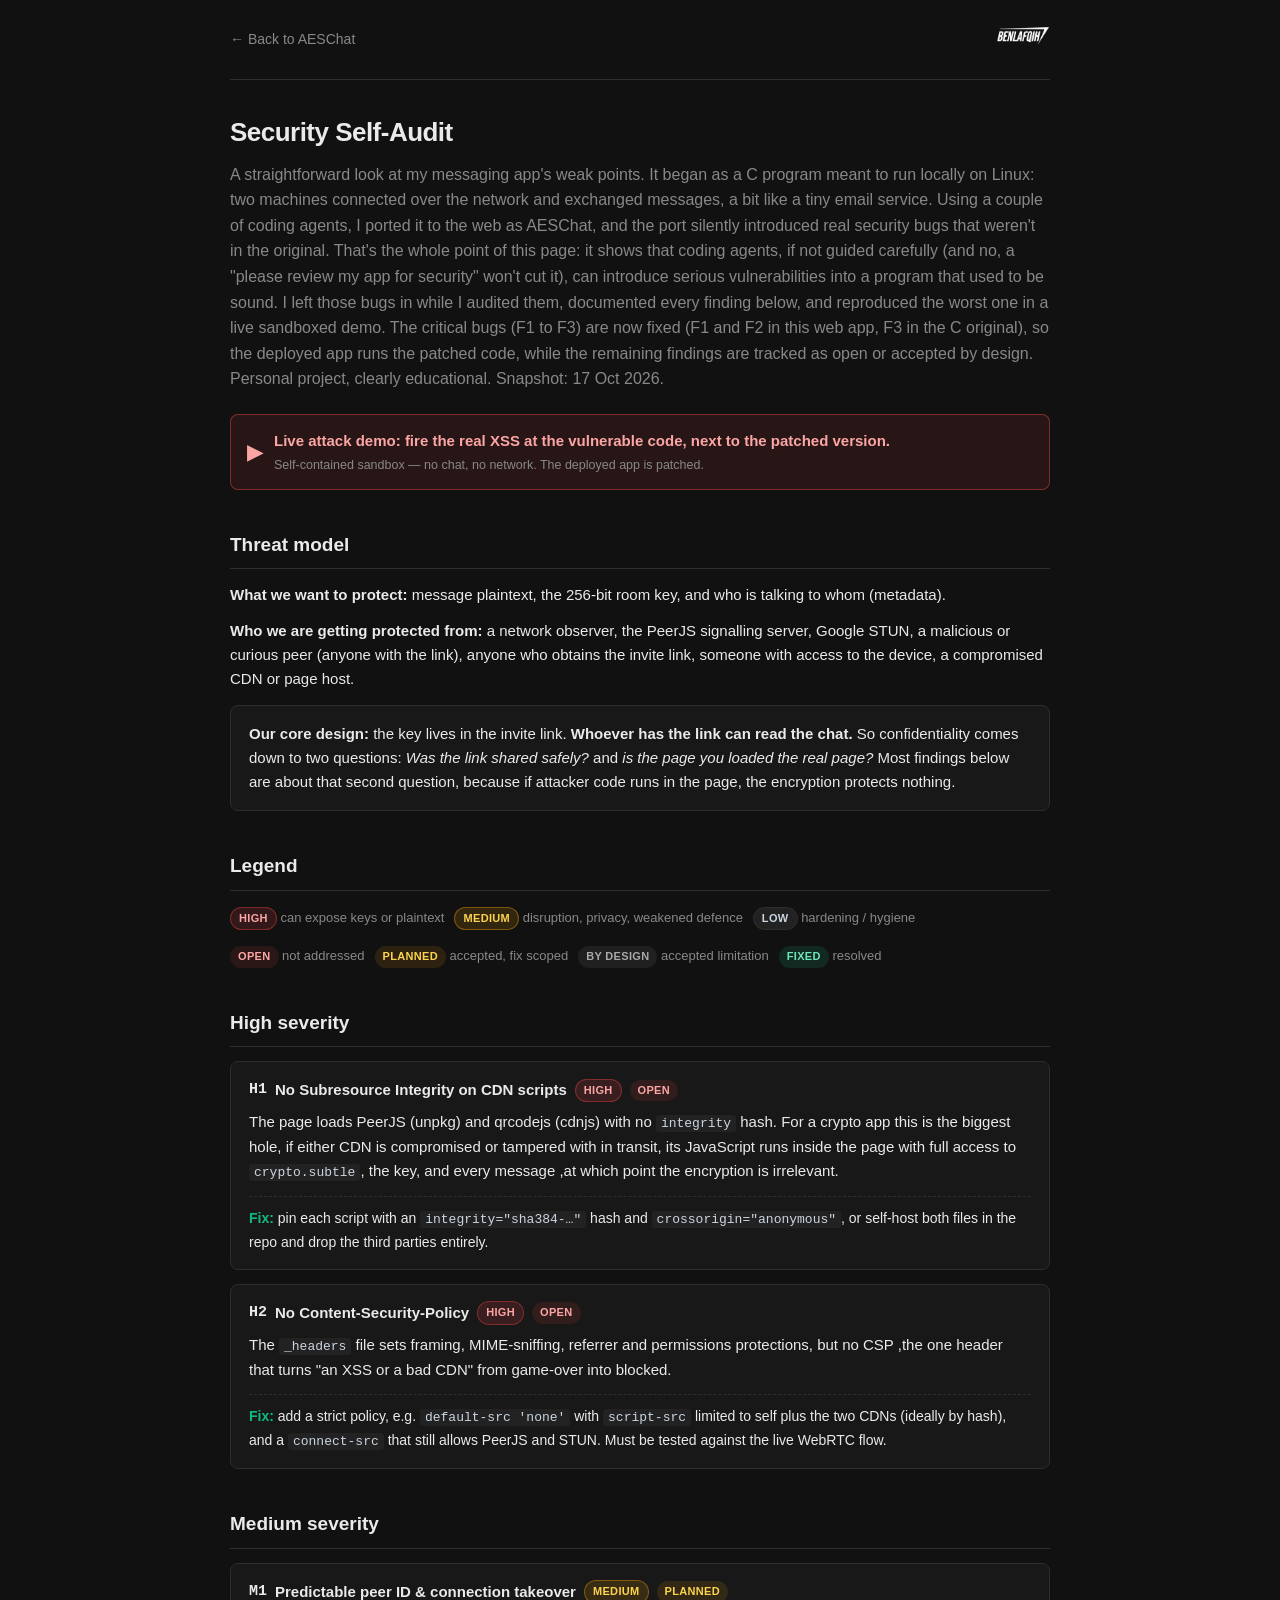
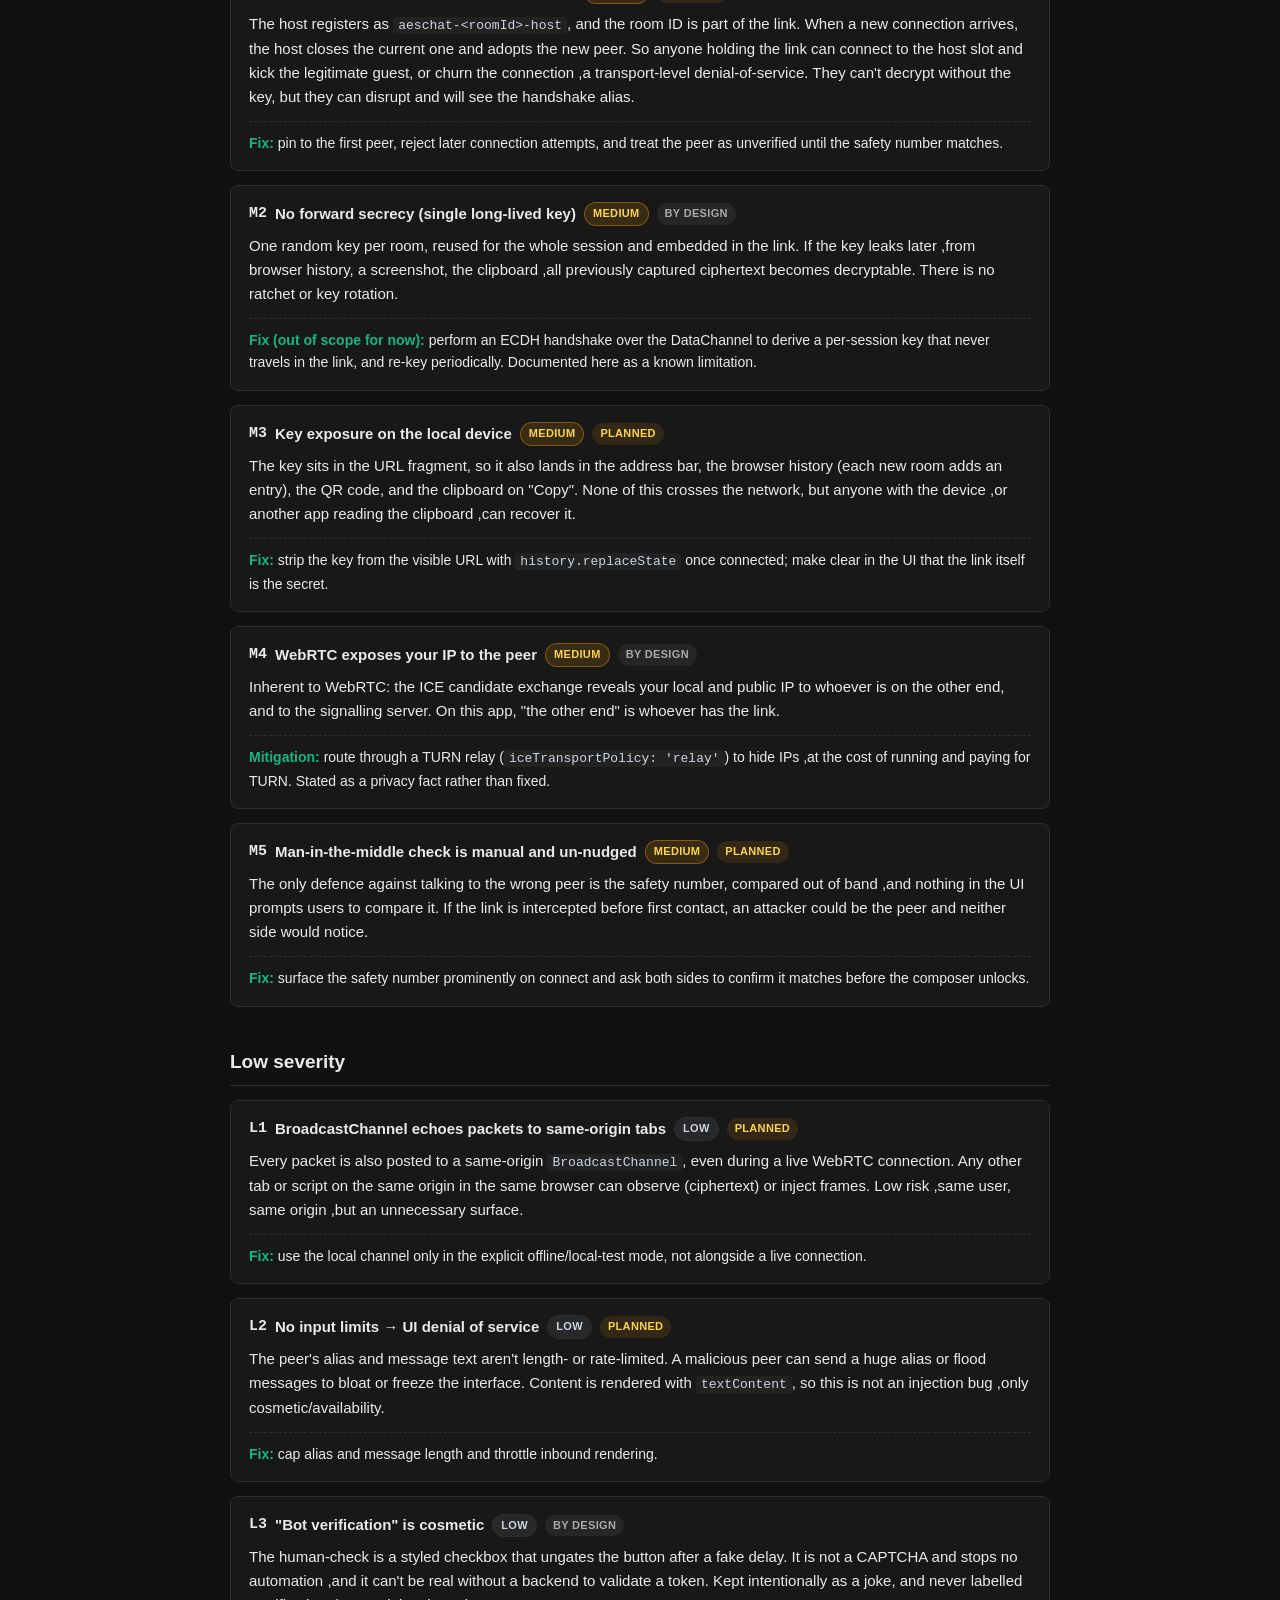
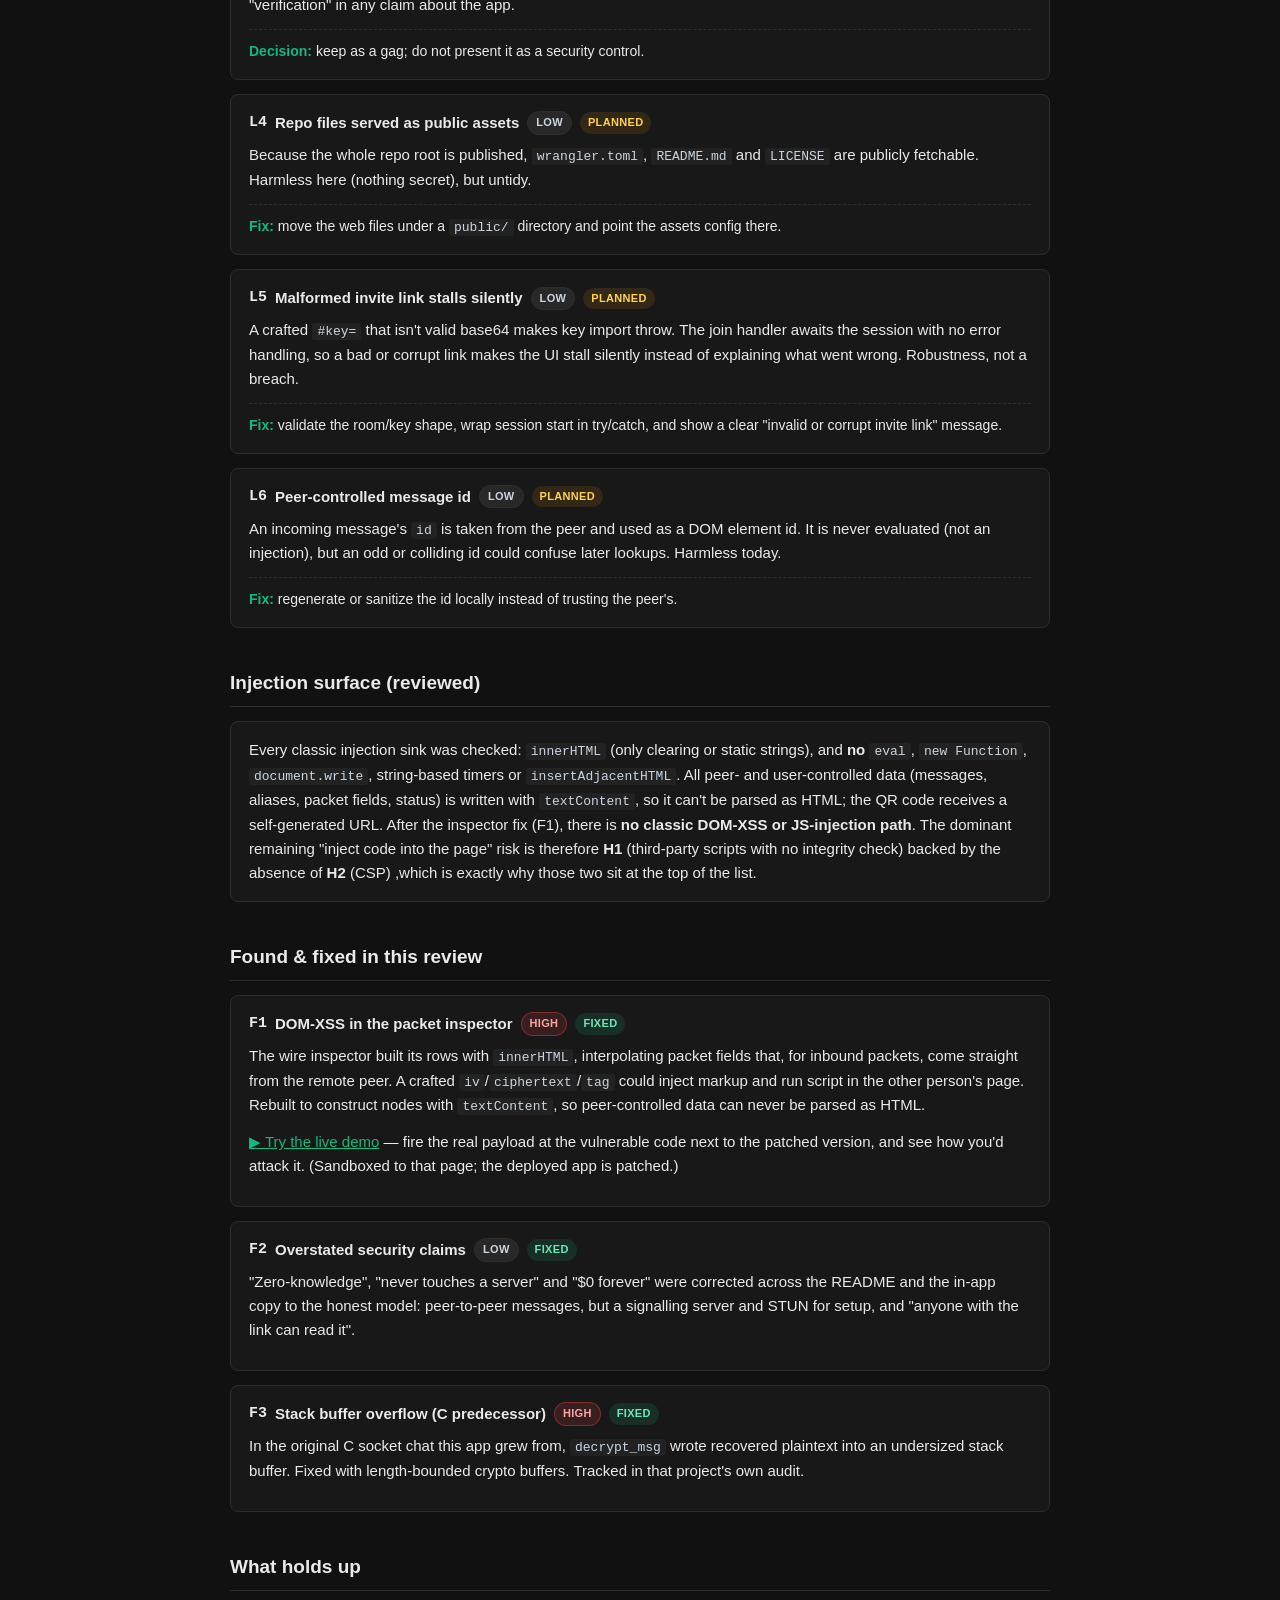
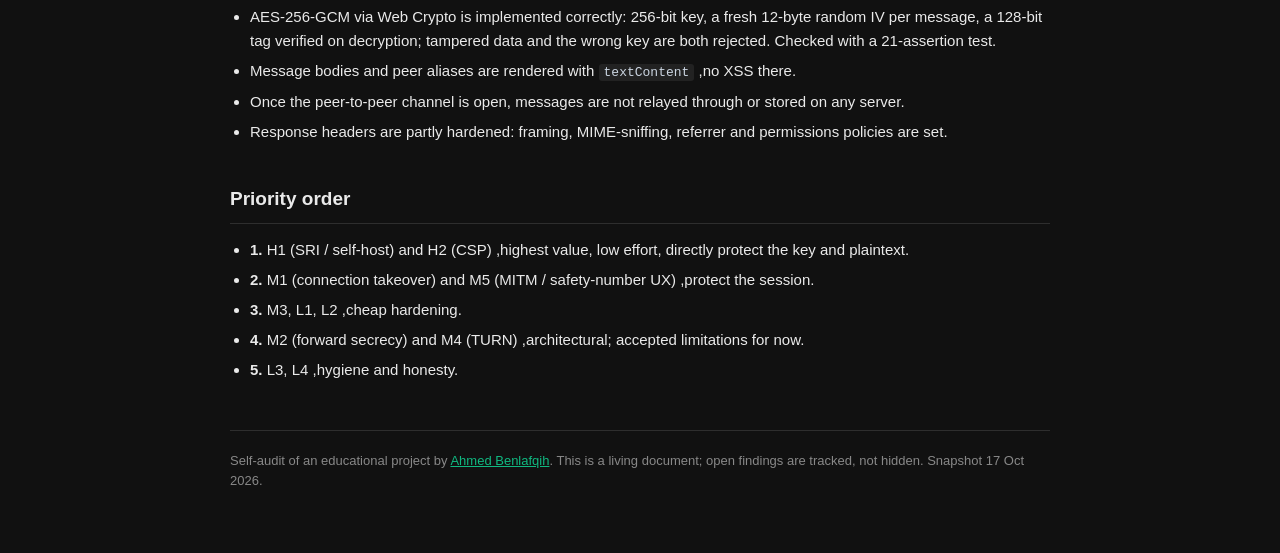
<file: security.html>
<!DOCTYPE html>
<html lang="en">
<head>
  <meta charset="UTF-8">
  <meta name="viewport" content="width=device-width, initial-scale=1.0">
  <title>AESChat - Security Self-Audit</title>
  <link rel="icon" href="/favicon.ico">
  <style>
    :root {
      --bg: #111111; --surface: #181818; --surface-alt: #222222; --border: #2e2e2e;
      --text: #eaeaea; --text-muted: #888888; --accent: #10b981; --accent-hover: #059669;
      --danger: #ef4444; --warn: #f59e0b; --ok: #10b981;
    }
    * { box-sizing: border-box; margin: 0; padding: 0; }
    body {
      font-family: -apple-system, BlinkMacSystemFont, "Segoe UI", Roboto, Helvetica, Arial, sans-serif;
      background: var(--bg); color: var(--text); font-size: 15px; line-height: 1.6;
      padding: 0 16px 80px;
    }
    .wrap { max-width: 820px; margin: 0 auto; }
    header.top {
      display: flex; align-items: center; justify-content: space-between; gap: 12px;
      padding: 16px 0; border-bottom: 1px solid var(--border); margin-bottom: 32px;
      position: sticky; top: 0; background: var(--bg); z-index: 5;
    }
    header.top .back { color: var(--text-muted); text-decoration: none; font-size: 14px; }
    header.top .back:hover { color: var(--text); }
    header.top img { height: 40px; width: auto; }
    h1 { font-size: 26px; margin: 24px 0 8px; letter-spacing: -0.02em; }
    h2 { font-size: 19px; margin: 40px 0 14px; padding-bottom: 8px; border-bottom: 1px solid var(--border); }
    h3 { font-size: 16px; margin: 0 0 6px; }
    p { margin: 0 0 12px; }
    a { color: var(--accent); }
    code {
      font-family: "SF Mono", Menlo, Consolas, monospace; font-size: 13px;
      background: var(--surface-alt); padding: 1px 5px; border-radius: 3px; color: #cbd5e1;
    }
    .lede { color: var(--text-muted); font-size: 16px; }
    .callout {
      background: var(--surface); border: 1px solid var(--border); border-left: 3px solid var(--accent);
      border-radius: 6px; padding: 14px 16px; margin: 16px 0;
    }
    .demo-cta {
      display: flex; align-items: center; gap: 12px;
      background: rgba(239,68,68,0.1); border: 1px solid rgba(239,68,68,0.45); color: #fca5a5;
      border-radius: 8px; padding: 14px 16px; margin: 22px 0; text-decoration: none; font-weight: 600;
    }
    .demo-cta:hover { background: rgba(239,68,68,0.16); }
    .demo-cta .play { font-size: 20px; line-height: 1; }
    .demo-cta small { display: block; font-weight: 400; color: var(--text-muted); margin-top: 2px; }
    .legend { display: flex; flex-wrap: wrap; gap: 10px; margin: 16px 0 8px; font-size: 13px; color: var(--text-muted); }
    .tag {
      display: inline-block; font-size: 11px; font-weight: 700; letter-spacing: 0.03em;
      padding: 2px 8px; border-radius: 999px; text-transform: uppercase;
    }
    .sev-high { background: rgba(239,68,68,0.15); color: #fca5a5; border: 1px solid rgba(239,68,68,0.4); }
    .sev-med  { background: rgba(245,158,11,0.15); color: #fcd34d; border: 1px solid rgba(245,158,11,0.4); }
    .sev-low  { background: rgba(136,136,136,0.15); color: #cbd5e1; border: 1px solid var(--border); }
    .st-open    { background: rgba(239,68,68,0.12); color: #fca5a5; }
    .st-planned { background: rgba(245,158,11,0.12); color: #fcd34d; }
    .st-wontfix { background: rgba(136,136,136,0.12); color: #aaa; }
    .st-fixed   { background: rgba(16,185,129,0.14); color: #6ee7b7; }
    .finding {
      background: var(--surface); border: 1px solid var(--border); border-radius: 8px;
      padding: 16px 18px; margin: 14px 0;
    }
    .finding .head { display: flex; flex-wrap: wrap; align-items: center; gap: 8px; margin-bottom: 8px; }
    .finding .id { font-family: "SF Mono", Menlo, monospace; font-weight: 700; color: var(--text); }
    .finding .label { color: var(--text); font-weight: 600; }
    .finding .fix { margin-top: 10px; padding-top: 10px; border-top: 1px dashed var(--border); font-size: 14px; }
    .finding .fix b { color: var(--accent); }
    ul { margin: 0 0 12px 20px; }
    li { margin-bottom: 6px; }
    .foot { margin-top: 48px; padding-top: 20px; border-top: 1px solid var(--border); color: var(--text-muted); font-size: 13px; }
    @media (max-width: 600px) { body { font-size: 14px; } h1 { font-size: 22px; } }
  </style>
</head>
<body>
  <div class="wrap">
    <header class="top">
      <a href="index.html" class="back">&larr; Back to AESChat</a>
      <a href="https://benlafqih.com" target="_blank" rel="noopener noreferrer" title="benlafqih.com">
        <img src="White-removebg-preview.png" alt="Benlafqih">
      </a>
    </header>

    <h1>Security Self-Audit</h1>
    <p class="lede">A straightforward look at my messaging app's weak points. It began as a C program meant to run locally on Linux: two machines connected over the network and exchanged messages, a bit like a tiny email service. Using a couple of coding agents, I ported it to the web as AESChat, and the port silently introduced real security bugs that weren't in the original. That's the whole point of this page: it shows that coding agents, if not guided carefully (and no, a "please review my app for security" won't cut it), can introduce serious vulnerabilities into a program that used to be sound. I left those bugs in while I audited them, documented every finding below, and reproduced the worst one in a live sandboxed demo. The critical bugs (F1 to F3) are now fixed (F1 and F2 in this web app, F3 in the C original), so the deployed app runs the patched code, while the remaining findings are tracked as open or accepted by design. Personal project, clearly educational. Snapshot: 17 Oct 2026.</p>

    <a href="vuln-demo.html" class="demo-cta">
      <span class="play">&#9654;</span>
      <span>Live attack demo: fire the real XSS at the vulnerable code, next to the patched version.
        <small>Self-contained sandbox — no chat, no network. The deployed app is patched.</small></span>
    </a>

    <h2>Threat model</h2>
    <p><strong>What we want to protect:</strong> message plaintext, the 256-bit room key, and who is talking to whom (metadata).</p>
    <p><strong>Who we are getting protected from:</strong> a network observer, the PeerJS signalling server, Google STUN, a malicious or curious peer (anyone with the link), anyone who obtains the invite link, someone with access to the device, a compromised CDN or page host.</p>
    <div class="finding">
      <strong>Our core design:</strong> the key lives in the invite link. <strong>Whoever has the link can read the chat.</strong> So confidentiality comes down to two questions: <em>Was the link shared safely?</em> and <em>is the page you loaded the real page?</em> Most findings below are about that second question, because if attacker code runs in the page, the encryption protects nothing.
    </div>

    <h2>Legend</h2>
    <div class="legend">
      <span><span class="tag sev-high">High</span> can expose keys or plaintext</span>
      <span><span class="tag sev-med">Medium</span> disruption, privacy, weakened defence</span>
      <span><span class="tag sev-low">Low</span> hardening / hygiene</span>
    </div>
    <div class="legend">
      <span><span class="tag st-open">Open</span> not addressed</span>
      <span><span class="tag st-planned">Planned</span> accepted, fix scoped</span>
      <span><span class="tag st-wontfix">By design</span> accepted limitation</span>
      <span><span class="tag st-fixed">Fixed</span> resolved</span>
    </div>

    <h2>High severity</h2>

    <div class="finding">
      <div class="head"><span class="id">H1</span><span class="label">No Subresource Integrity on CDN scripts</span><span class="tag sev-high">High</span><span class="tag st-open">Open</span></div>
      <p>The page loads PeerJS (unpkg) and qrcodejs (cdnjs) with no <code>integrity</code> hash. For a crypto app this is the biggest hole, if either CDN is compromised or tampered with in transit, its JavaScript runs inside the page with full access to <code>crypto.subtle</code>, the key, and every message ,at which point the encryption is irrelevant.</p>
      <div class="fix"><b>Fix:</b> pin each script with an <code>integrity="sha384-…"</code> hash and <code>crossorigin="anonymous"</code>, or self-host both files in the repo and drop the third parties entirely.</div>
    </div>

    <div class="finding">
      <div class="head"><span class="id">H2</span><span class="label">No Content-Security-Policy</span><span class="tag sev-high">High</span><span class="tag st-open">Open</span></div>
      <p>The <code>_headers</code> file sets framing, MIME-sniffing, referrer and permissions protections, but no CSP ,the one header that turns "an XSS or a bad CDN" from game-over into blocked.</p>
      <div class="fix"><b>Fix:</b> add a strict policy, e.g. <code>default-src 'none'</code> with <code>script-src</code> limited to self plus the two CDNs (ideally by hash), and a <code>connect-src</code> that still allows PeerJS and STUN. Must be tested against the live WebRTC flow.</div>
    </div>

    <h2>Medium severity</h2>

    <div class="finding">
      <div class="head"><span class="id">M1</span><span class="label">Predictable peer ID &amp; connection takeover</span><span class="tag sev-med">Medium</span><span class="tag st-planned">Planned</span></div>
      <p>The host registers as <code>aeschat-&lt;roomId&gt;-host</code>, and the room ID is part of the link. When a new connection arrives, the host closes the current one and adopts the new peer. So anyone holding the link can connect to the host slot and kick the legitimate guest, or churn the connection ,a transport-level denial-of-service. They can't decrypt without the key, but they can disrupt and will see the handshake alias.</p>
      <div class="fix"><b>Fix:</b> pin to the first peer, reject later connection attempts, and treat the peer as unverified until the safety number matches.</div>
    </div>

    <div class="finding">
      <div class="head"><span class="id">M2</span><span class="label">No forward secrecy (single long-lived key)</span><span class="tag sev-med">Medium</span><span class="tag st-wontfix">By design</span></div>
      <p>One random key per room, reused for the whole session and embedded in the link. If the key leaks later ,from browser history, a screenshot, the clipboard ,all previously captured ciphertext becomes decryptable. There is no ratchet or key rotation.</p>
      <div class="fix"><b>Fix (out of scope for now):</b> perform an ECDH handshake over the DataChannel to derive a per-session key that never travels in the link, and re-key periodically. Documented here as a known limitation.</div>
    </div>

    <div class="finding">
      <div class="head"><span class="id">M3</span><span class="label">Key exposure on the local device</span><span class="tag sev-med">Medium</span><span class="tag st-planned">Planned</span></div>
      <p>The key sits in the URL fragment, so it also lands in the address bar, the browser history (each new room adds an entry), the QR code, and the clipboard on "Copy". None of this crosses the network, but anyone with the device ,or another app reading the clipboard ,can recover it.</p>
      <div class="fix"><b>Fix:</b> strip the key from the visible URL with <code>history.replaceState</code> once connected; make clear in the UI that the link itself is the secret.</div>
    </div>

    <div class="finding">
      <div class="head"><span class="id">M4</span><span class="label">WebRTC exposes your IP to the peer</span><span class="tag sev-med">Medium</span><span class="tag st-wontfix">By design</span></div>
      <p>Inherent to WebRTC: the ICE candidate exchange reveals your local and public IP to whoever is on the other end, and to the signalling server. On this app, "the other end" is whoever has the link.</p>
      <div class="fix"><b>Mitigation:</b> route through a TURN relay (<code>iceTransportPolicy: 'relay'</code>) to hide IPs ,at the cost of running and paying for TURN. Stated as a privacy fact rather than fixed.</div>
    </div>

    <div class="finding">
      <div class="head"><span class="id">M5</span><span class="label">Man-in-the-middle check is manual and un-nudged</span><span class="tag sev-med">Medium</span><span class="tag st-planned">Planned</span></div>
      <p>The only defence against talking to the wrong peer is the safety number, compared out of band ,and nothing in the UI prompts users to compare it. If the link is intercepted before first contact, an attacker could be the peer and neither side would notice.</p>
      <div class="fix"><b>Fix:</b> surface the safety number prominently on connect and ask both sides to confirm it matches before the composer unlocks.</div>
    </div>

    <h2>Low severity</h2>

    <div class="finding">
      <div class="head"><span class="id">L1</span><span class="label">BroadcastChannel echoes packets to same-origin tabs</span><span class="tag sev-low">Low</span><span class="tag st-planned">Planned</span></div>
      <p>Every packet is also posted to a same-origin <code>BroadcastChannel</code>, even during a live WebRTC connection. Any other tab or script on the same origin in the same browser can observe (ciphertext) or inject frames. Low risk ,same user, same origin ,but an unnecessary surface.</p>
      <div class="fix"><b>Fix:</b> use the local channel only in the explicit offline/local-test mode, not alongside a live connection.</div>
    </div>

    <div class="finding">
      <div class="head"><span class="id">L2</span><span class="label">No input limits → UI denial of service</span><span class="tag sev-low">Low</span><span class="tag st-planned">Planned</span></div>
      <p>The peer's alias and message text aren't length- or rate-limited. A malicious peer can send a huge alias or flood messages to bloat or freeze the interface. Content is rendered with <code>textContent</code>, so this is not an injection bug ,only cosmetic/availability.</p>
      <div class="fix"><b>Fix:</b> cap alias and message length and throttle inbound rendering.</div>
    </div>

    <div class="finding">
      <div class="head"><span class="id">L3</span><span class="label">"Bot verification" is cosmetic</span><span class="tag sev-low">Low</span><span class="tag st-wontfix">By design</span></div>
      <p>The human-check is a styled checkbox that ungates the button after a fake delay. It is not a CAPTCHA and stops no automation ,and it can't be real without a backend to validate a token. Kept intentionally as a joke, and never labelled "verification" in any claim about the app.</p>
      <div class="fix"><b>Decision:</b> keep as a gag; do not present it as a security control.</div>
    </div>

    <div class="finding">
      <div class="head"><span class="id">L4</span><span class="label">Repo files served as public assets</span><span class="tag sev-low">Low</span><span class="tag st-planned">Planned</span></div>
      <p>Because the whole repo root is published, <code>wrangler.toml</code>, <code>README.md</code> and <code>LICENSE</code> are publicly fetchable. Harmless here (nothing secret), but untidy.</p>
      <div class="fix"><b>Fix:</b> move the web files under a <code>public/</code> directory and point the assets config there.</div>
    </div>

    <div class="finding">
      <div class="head"><span class="id">L5</span><span class="label">Malformed invite link stalls silently</span><span class="tag sev-low">Low</span><span class="tag st-planned">Planned</span></div>
      <p>A crafted <code>#key=</code> that isn't valid base64 makes key import throw. The join handler awaits the session with no error handling, so a bad or corrupt link makes the UI stall silently instead of explaining what went wrong. Robustness, not a breach.</p>
      <div class="fix"><b>Fix:</b> validate the room/key shape, wrap session start in try/catch, and show a clear "invalid or corrupt invite link" message.</div>
    </div>

    <div class="finding">
      <div class="head"><span class="id">L6</span><span class="label">Peer-controlled message id</span><span class="tag sev-low">Low</span><span class="tag st-planned">Planned</span></div>
      <p>An incoming message's <code>id</code> is taken from the peer and used as a DOM element id. It is never evaluated (not an injection), but an odd or colliding id could confuse later lookups. Harmless today.</p>
      <div class="fix"><b>Fix:</b> regenerate or sanitize the id locally instead of trusting the peer's.</div>
    </div>

    <h2>Injection surface (reviewed)</h2>
    <div class="finding">
      Every classic injection sink was checked: <code>innerHTML</code> (only clearing or static strings), and <strong>no</strong> <code>eval</code>, <code>new&nbsp;Function</code>, <code>document.write</code>, string-based timers or <code>insertAdjacentHTML</code>. All peer- and user-controlled data (messages, aliases, packet fields, status) is written with <code>textContent</code>, so it can't be parsed as HTML; the QR code receives a self-generated URL. After the inspector fix (F1), there is <strong>no classic DOM-XSS or JS-injection path</strong>. The dominant remaining "inject code into the page" risk is therefore <strong>H1</strong> (third-party scripts with no integrity check) backed by the absence of <strong>H2</strong> (CSP) ,which is exactly why those two sit at the top of the list.
    </div>

    <h2>Found &amp; fixed in this review</h2>
    <div class="finding">
      <div class="head"><span class="id">F1</span><span class="label">DOM-XSS in the packet inspector</span><span class="tag sev-high">High</span><span class="tag st-fixed">Fixed</span></div>
      <p>The wire inspector built its rows with <code>innerHTML</code>, interpolating packet fields that, for inbound packets, come straight from the remote peer. A crafted <code>iv</code>/<code>ciphertext</code>/<code>tag</code> could inject markup and run script in the other person's page. Rebuilt to construct nodes with <code>textContent</code>, so peer-controlled data can never be parsed as HTML.</p>
      <p><a href="vuln-demo.html">&#9654; Try the live demo</a> — fire the real payload at the vulnerable code next to the patched version, and see how you'd attack it. (Sandboxed to that page; the deployed app is patched.)</p>
    </div>
    <div class="finding">
      <div class="head"><span class="id">F2</span><span class="label">Overstated security claims</span><span class="tag sev-low">Low</span><span class="tag st-fixed">Fixed</span></div>
      <p>"Zero-knowledge", "never touches a server" and "$0 forever" were corrected across the README and the in-app copy to the honest model: peer-to-peer messages, but a signalling server and STUN for setup, and "anyone with the link can read it".</p>
    </div>
    <div class="finding">
      <div class="head"><span class="id">F3</span><span class="label">Stack buffer overflow (C predecessor)</span><span class="tag sev-high">High</span><span class="tag st-fixed">Fixed</span></div>
      <p>In the original C socket chat this app grew from, <code>decrypt_msg</code> wrote recovered plaintext into an undersized stack buffer. Fixed with length-bounded crypto buffers. Tracked in that project's own audit.</p>
    </div>

    <h2>What holds up</h2>
    <ul>
      <li>AES-256-GCM via Web Crypto is implemented correctly: 256-bit key, a fresh 12-byte random IV per message, a 128-bit tag verified on decryption; tampered data and the wrong key are both rejected. Checked with a 21-assertion test.</li>
      <li>Message bodies and peer aliases are rendered with <code>textContent</code> ,no XSS there.</li>
      <li>Once the peer-to-peer channel is open, messages are not relayed through or stored on any server.</li>
      <li>Response headers are partly hardened: framing, MIME-sniffing, referrer and permissions policies are set.</li>
    </ul>

    <h2>Priority order</h2>
    <ul>
      <li><strong>1.</strong> H1 (SRI / self-host) and H2 (CSP) ,highest value, low effort, directly protect the key and plaintext.</li>
      <li><strong>2.</strong> M1 (connection takeover) and M5 (MITM / safety-number UX) ,protect the session.</li>
      <li><strong>3.</strong> M3, L1, L2 ,cheap hardening.</li>
      <li><strong>4.</strong> M2 (forward secrecy) and M4 (TURN) ,architectural; accepted limitations for now.</li>
      <li><strong>5.</strong> L3, L4 ,hygiene and honesty.</li>
    </ul>

    <div class="foot">
      Self-audit of an educational project by <a href="https://benlafqih.com" target="_blank" rel="noopener noreferrer">Ahmed Benlafqih</a>. This is a living document; open findings are tracked, not hidden. Snapshot 17 Oct 2026.
    </div>
  </div>
</body>
</html>
</file>
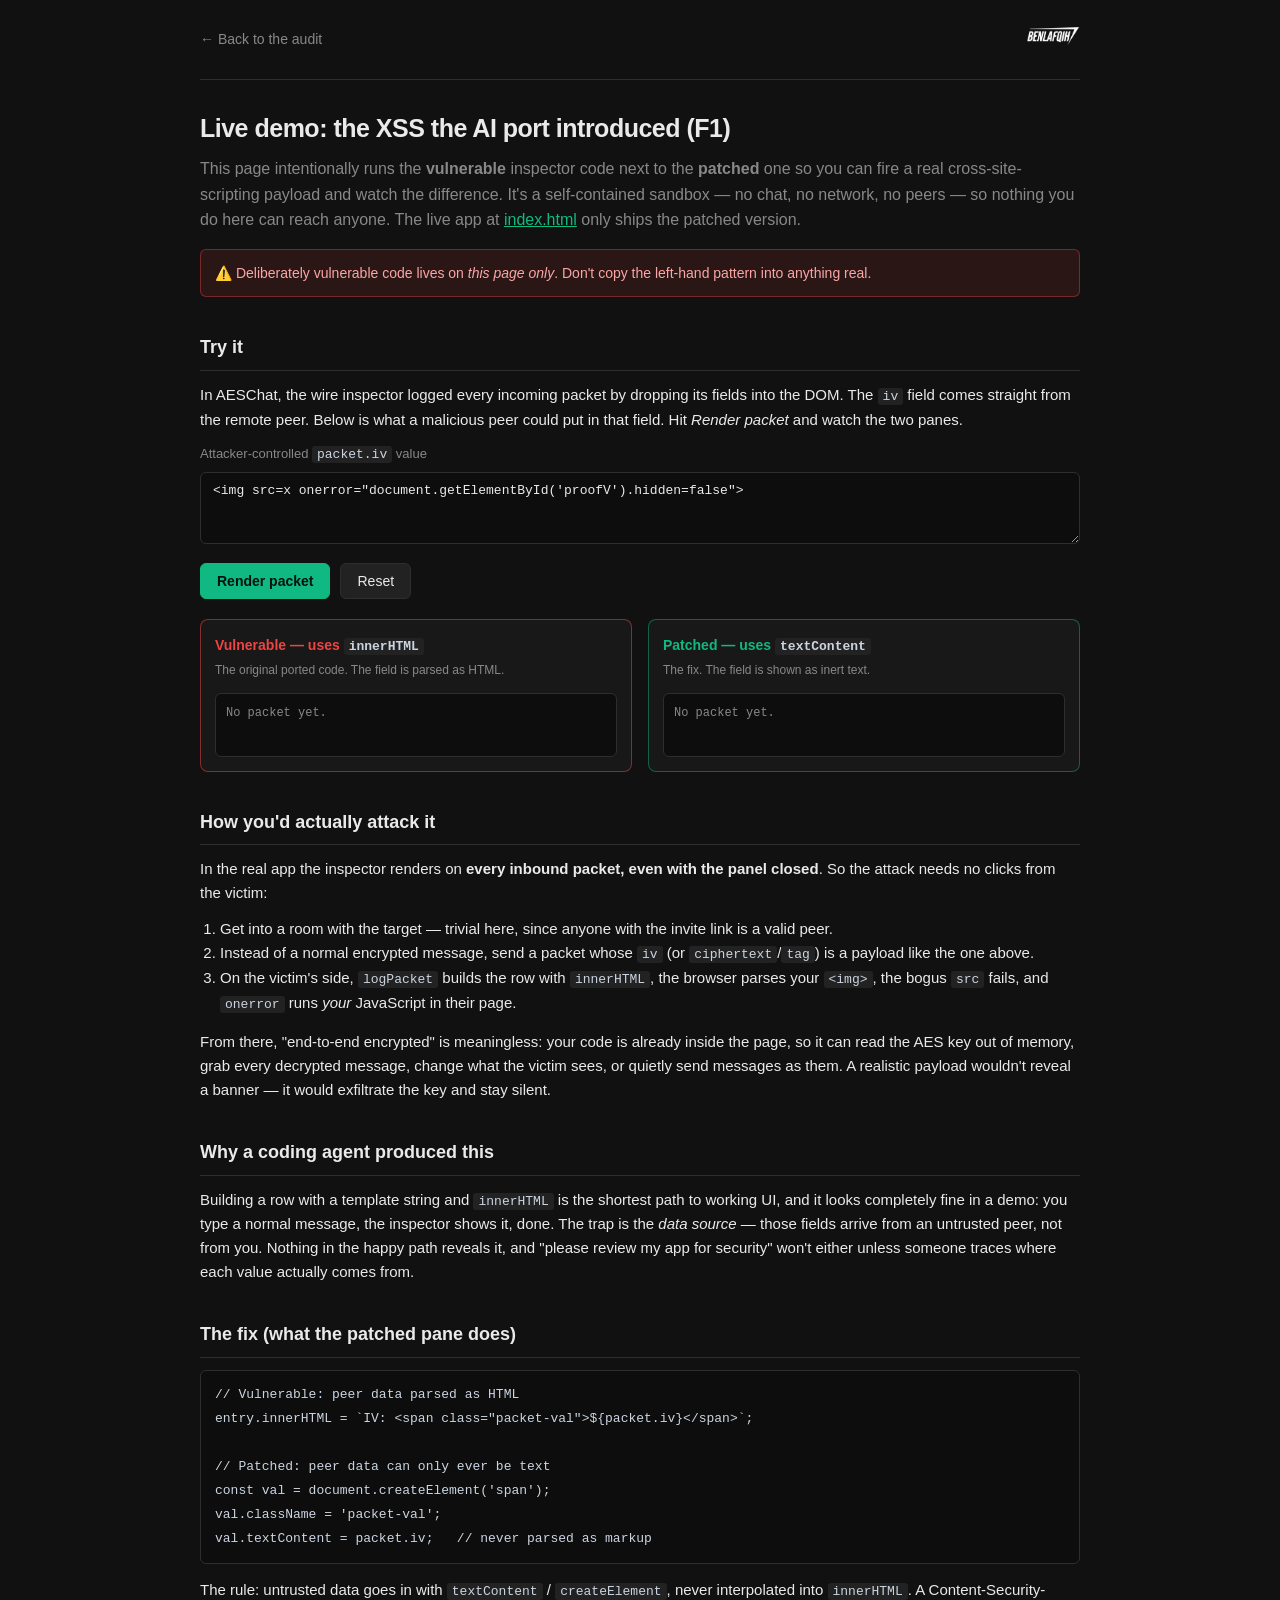
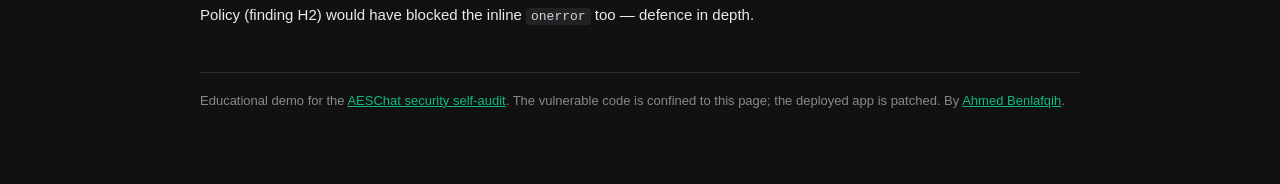
<file: vuln-demo.html>
<!DOCTYPE html>
<html lang="en">
<head>
  <meta charset="UTF-8">
  <meta name="viewport" content="width=device-width, initial-scale=1.0">
  <title>AESChat — XSS Demo (vulnerable vs patched)</title>
  <link rel="icon" href="/favicon.ico">
  <style>
    :root {
      --bg: #111111; --surface: #181818; --surface-alt: #222222; --border: #2e2e2e;
      --text: #eaeaea; --text-muted: #888888; --accent: #10b981; --danger: #ef4444;
    }
    * { box-sizing: border-box; margin: 0; padding: 0; }
    body {
      font-family: -apple-system, BlinkMacSystemFont, "Segoe UI", Roboto, Helvetica, Arial, sans-serif;
      background: var(--bg); color: var(--text); font-size: 15px; line-height: 1.6; padding: 0 16px 80px;
    }
    .wrap { max-width: 880px; margin: 0 auto; }
    header.top {
      display: flex; align-items: center; justify-content: space-between; gap: 12px;
      padding: 16px 0; border-bottom: 1px solid var(--border); margin-bottom: 28px;
    }
    header.top .back { color: var(--text-muted); text-decoration: none; font-size: 14px; }
    header.top .back:hover { color: var(--text); }
    header.top img { height: 40px; width: auto; }
    h1 { font-size: 25px; margin: 20px 0 8px; letter-spacing: -0.02em; }
    h2 { font-size: 18px; margin: 36px 0 12px; padding-bottom: 8px; border-bottom: 1px solid var(--border); }
    p { margin: 0 0 12px; }
    a { color: var(--accent); }
    code { font-family: "SF Mono", Menlo, Consolas, monospace; font-size: 13px; background: var(--surface-alt); padding: 1px 5px; border-radius: 3px; color: #cbd5e1; }
    pre { background: #0d0d0d; border: 1px solid var(--border); border-radius: 6px; padding: 12px 14px; overflow-x: auto; margin: 0 0 14px; }
    pre code { background: none; padding: 0; color: #cbd5e1; }
    .lede { color: var(--text-muted); font-size: 16px; }
    .warnbar { background: rgba(239,68,68,0.12); border: 1px solid rgba(239,68,68,0.4); color: #fca5a5; border-radius: 6px; padding: 12px 14px; margin: 16px 0; font-size: 14px; }
    .okbar { background: rgba(16,185,129,0.1); border: 1px solid rgba(16,185,129,0.35); color: #6ee7b7; border-radius: 6px; padding: 12px 14px; margin: 16px 0; font-size: 14px; }
    label { display: block; font-size: 13px; color: var(--text-muted); margin-bottom: 6px; }
    textarea {
      width: 100%; min-height: 72px; background: #0d0d0d; color: var(--text); border: 1px solid var(--border);
      border-radius: 6px; padding: 10px 12px; font-family: "SF Mono", Menlo, Consolas, monospace; font-size: 13px; resize: vertical;
    }
    .controls { display: flex; gap: 10px; flex-wrap: wrap; margin: 12px 0 20px; }
    button {
      background: var(--surface-alt); color: var(--text); border: 1px solid var(--border); border-radius: 6px;
      padding: 9px 16px; font-size: 14px; cursor: pointer;
    }
    button.primary { background: var(--accent); border-color: var(--accent); color: #04120c; font-weight: 600; }
    button:hover { filter: brightness(1.1); }
    .panes { display: grid; grid-template-columns: 1fr 1fr; gap: 16px; }
    @media (max-width: 640px) { .panes { grid-template-columns: 1fr; } }
    .pane { background: var(--surface); border: 1px solid var(--border); border-radius: 8px; padding: 14px; }
    .pane.vuln { border-color: rgba(239,68,68,0.5); }
    .pane.safe { border-color: rgba(16,185,129,0.45); }
    .pane h3 { font-size: 14px; margin-bottom: 4px; }
    .pane .sub { font-size: 12px; color: var(--text-muted); margin-bottom: 12px; }
    .inspector { background: #0d0d0d; border: 1px solid var(--border); border-radius: 6px; padding: 10px; min-height: 64px; font-family: "SF Mono", Menlo, monospace; font-size: 12px; word-break: break-all; }
    .packet-val { color: #cbd5e1; }
    .proof { margin-top: 10px; background: var(--danger); color: #fff; font-weight: 700; padding: 8px 10px; border-radius: 6px; font-size: 13px; }
    .foot { margin-top: 44px; padding-top: 18px; border-top: 1px solid var(--border); color: var(--text-muted); font-size: 13px; }
  </style>
</head>
<body>
  <div class="wrap">
    <header class="top">
      <a href="security.html" class="back">&larr; Back to the audit</a>
      <a href="https://benlafqih.com" target="_blank" rel="noopener noreferrer" title="benlafqih.com"><img src="White-removebg-preview.png" alt="Benlafqih"></a>
    </header>

    <h1>Live demo: the XSS the AI port introduced (F1)</h1>
    <p class="lede">This page intentionally runs the <strong>vulnerable</strong> inspector code next to the <strong>patched</strong> one so you can fire a real cross-site-scripting payload and watch the difference. It's a self-contained sandbox — no chat, no network, no peers — so nothing you do here can reach anyone. The live app at <a href="index.html">index.html</a> only ships the patched version.</p>

    <div class="warnbar">⚠️ Deliberately vulnerable code lives on <em>this page only</em>. Don't copy the left-hand pattern into anything real.</div>

    <h2>Try it</h2>
    <p>In AESChat, the wire inspector logged every incoming packet by dropping its fields into the DOM. The <code>iv</code> field comes straight from the remote peer. Below is what a malicious peer could put in that field. Hit <em>Render packet</em> and watch the two panes.</p>

    <label for="payload">Attacker-controlled <code>packet.iv</code> value</label>
    <textarea id="payload">&lt;img src=x onerror="document.getElementById('proofV').hidden=false"&gt;</textarea>
    <div class="controls">
      <button class="primary" id="render">Render packet</button>
      <button id="reset">Reset</button>
    </div>

    <div class="panes">
      <div class="pane vuln">
        <h3 style="color:var(--danger)">Vulnerable — uses <code>innerHTML</code></h3>
        <div class="sub">The original ported code. The field is parsed as HTML.</div>
        <div class="inspector" id="inspV"><span style="color:var(--text-muted)">No packet yet.</span></div>
        <div class="proof" id="proofV" hidden>⚠️ Arbitrary JavaScript just ran in your page. Encryption didn't matter.</div>
      </div>
      <div class="pane safe">
        <h3 style="color:var(--accent)">Patched — uses <code>textContent</code></h3>
        <div class="sub">The fix. The field is shown as inert text.</div>
        <div class="inspector" id="inspS"><span style="color:var(--text-muted)">No packet yet.</span></div>
        <div class="proof" id="proofS" hidden>This should never appear.</div>
      </div>
    </div>

    <h2>How you'd actually attack it</h2>
    <p>In the real app the inspector renders on <strong>every inbound packet, even with the panel closed</strong>. So the attack needs no clicks from the victim:</p>
    <ol style="margin:0 0 14px 20px">
      <li>Get into a room with the target — trivial here, since anyone with the invite link is a valid peer.</li>
      <li>Instead of a normal encrypted message, send a packet whose <code>iv</code> (or <code>ciphertext</code>/<code>tag</code>) is a payload like the one above.</li>
      <li>On the victim's side, <code>logPacket</code> builds the row with <code>innerHTML</code>, the browser parses your <code>&lt;img&gt;</code>, the bogus <code>src</code> fails, and <code>onerror</code> runs <em>your</em> JavaScript in their page.</li>
    </ol>
    <p>From there, "end-to-end encrypted" is meaningless: your code is already inside the page, so it can read the AES key out of memory, grab every decrypted message, change what the victim sees, or quietly send messages as them. A realistic payload wouldn't reveal a banner — it would exfiltrate the key and stay silent.</p>

    <h2>Why a coding agent produced this</h2>
    <p>Building a row with a template string and <code>innerHTML</code> is the shortest path to working UI, and it looks completely fine in a demo: you type a normal message, the inspector shows it, done. The trap is the <em>data source</em> — those fields arrive from an untrusted peer, not from you. Nothing in the happy path reveals it, and "please review my app for security" won't either unless someone traces where each value actually comes from.</p>

    <h2>The fix (what the patched pane does)</h2>
    <pre><code>// Vulnerable: peer data parsed as HTML
entry.innerHTML = `IV: &lt;span class="packet-val"&gt;${packet.iv}&lt;/span&gt;`;

// Patched: peer data can only ever be text
const val = document.createElement('span');
val.className = 'packet-val';
val.textContent = packet.iv;   // never parsed as markup</code></pre>
    <p>The rule: untrusted data goes in with <code>textContent</code> / <code>createElement</code>, never interpolated into <code>innerHTML</code>. A Content-Security-Policy (finding H2) would have blocked the inline <code>onerror</code> too — defence in depth.</p>

    <div class="foot">
      Educational demo for the <a href="security.html">AESChat security self-audit</a>. The vulnerable code is confined to this page; the deployed app is patched. By <a href="https://benlafqih.com" target="_blank" rel="noopener noreferrer">Ahmed Benlafqih</a>.
    </div>
  </div>

  <script>
    (function () {
      var V = document.getElementById('inspV');
      var S = document.getElementById('inspS');
      var proofV = document.getElementById('proofV');
      var proofS = document.getElementById('proofS');
      var payload = document.getElementById('payload');

      function render() {
        proofV.hidden = true;
        proofS.hidden = true;
        var value = payload.value;
        // VULNERABLE: exactly what the original logPacket did — peer field into innerHTML.
        V.innerHTML = 'IV: <span class="packet-val">' + value + '</span>';
        // PATCHED: build the node and set textContent — the fix in app.js.
        S.textContent = '';
        var lead = document.createTextNode('IV: ');
        var span = document.createElement('span');
        span.className = 'packet-val';
        span.textContent = value;
        S.appendChild(lead);
        S.appendChild(span);
      }

      function reset() {
        payload.value = '<img src=x onerror="document.getElementById(\'proofV\').hidden=false">';
        V.innerHTML = '<span style="color:var(--text-muted)">No packet yet.</span>';
        S.textContent = '';
        var ph = document.createElement('span');
        ph.style.color = 'var(--text-muted)';
        ph.textContent = 'No packet yet.';
        S.appendChild(ph);
        proofV.hidden = true;
        proofS.hidden = true;
      }

      document.getElementById('render').addEventListener('click', render);
      document.getElementById('reset').addEventListener('click', reset);
    })();
  </script>
</body>
</html>
</file>
